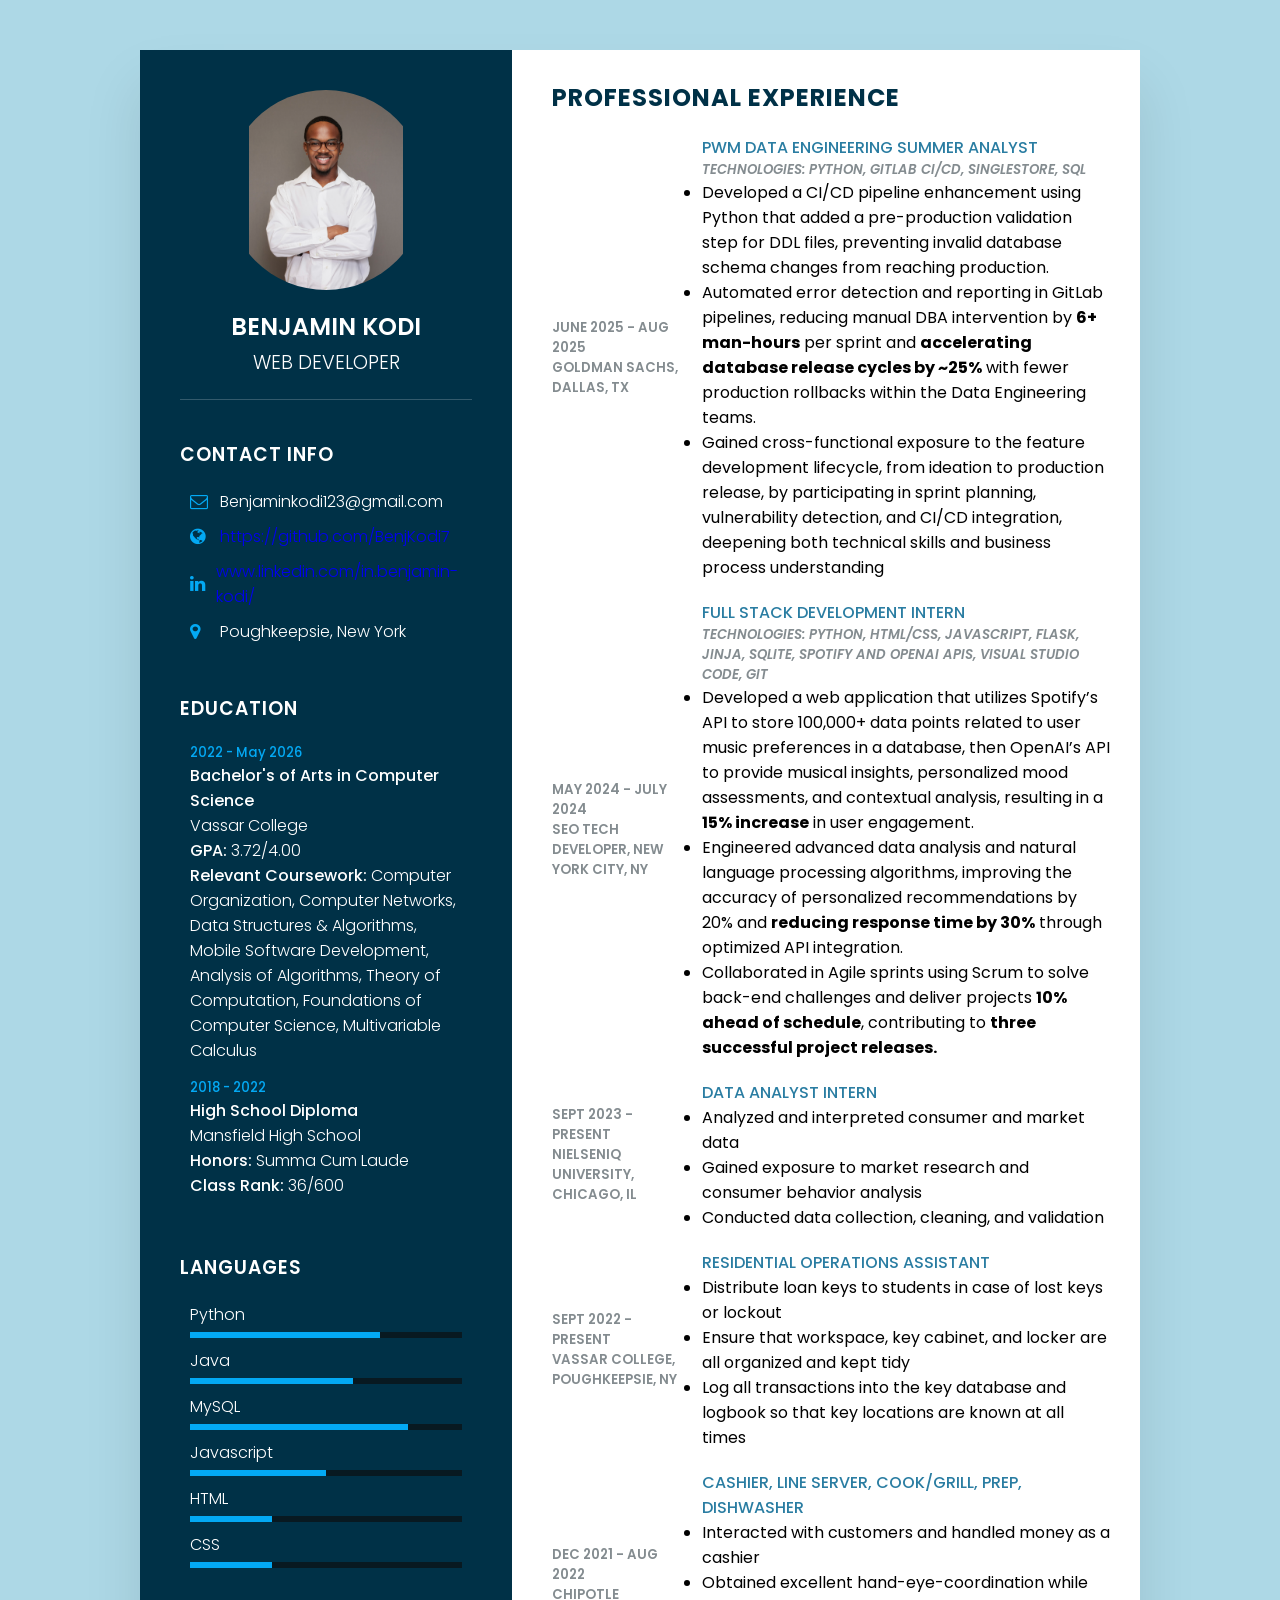
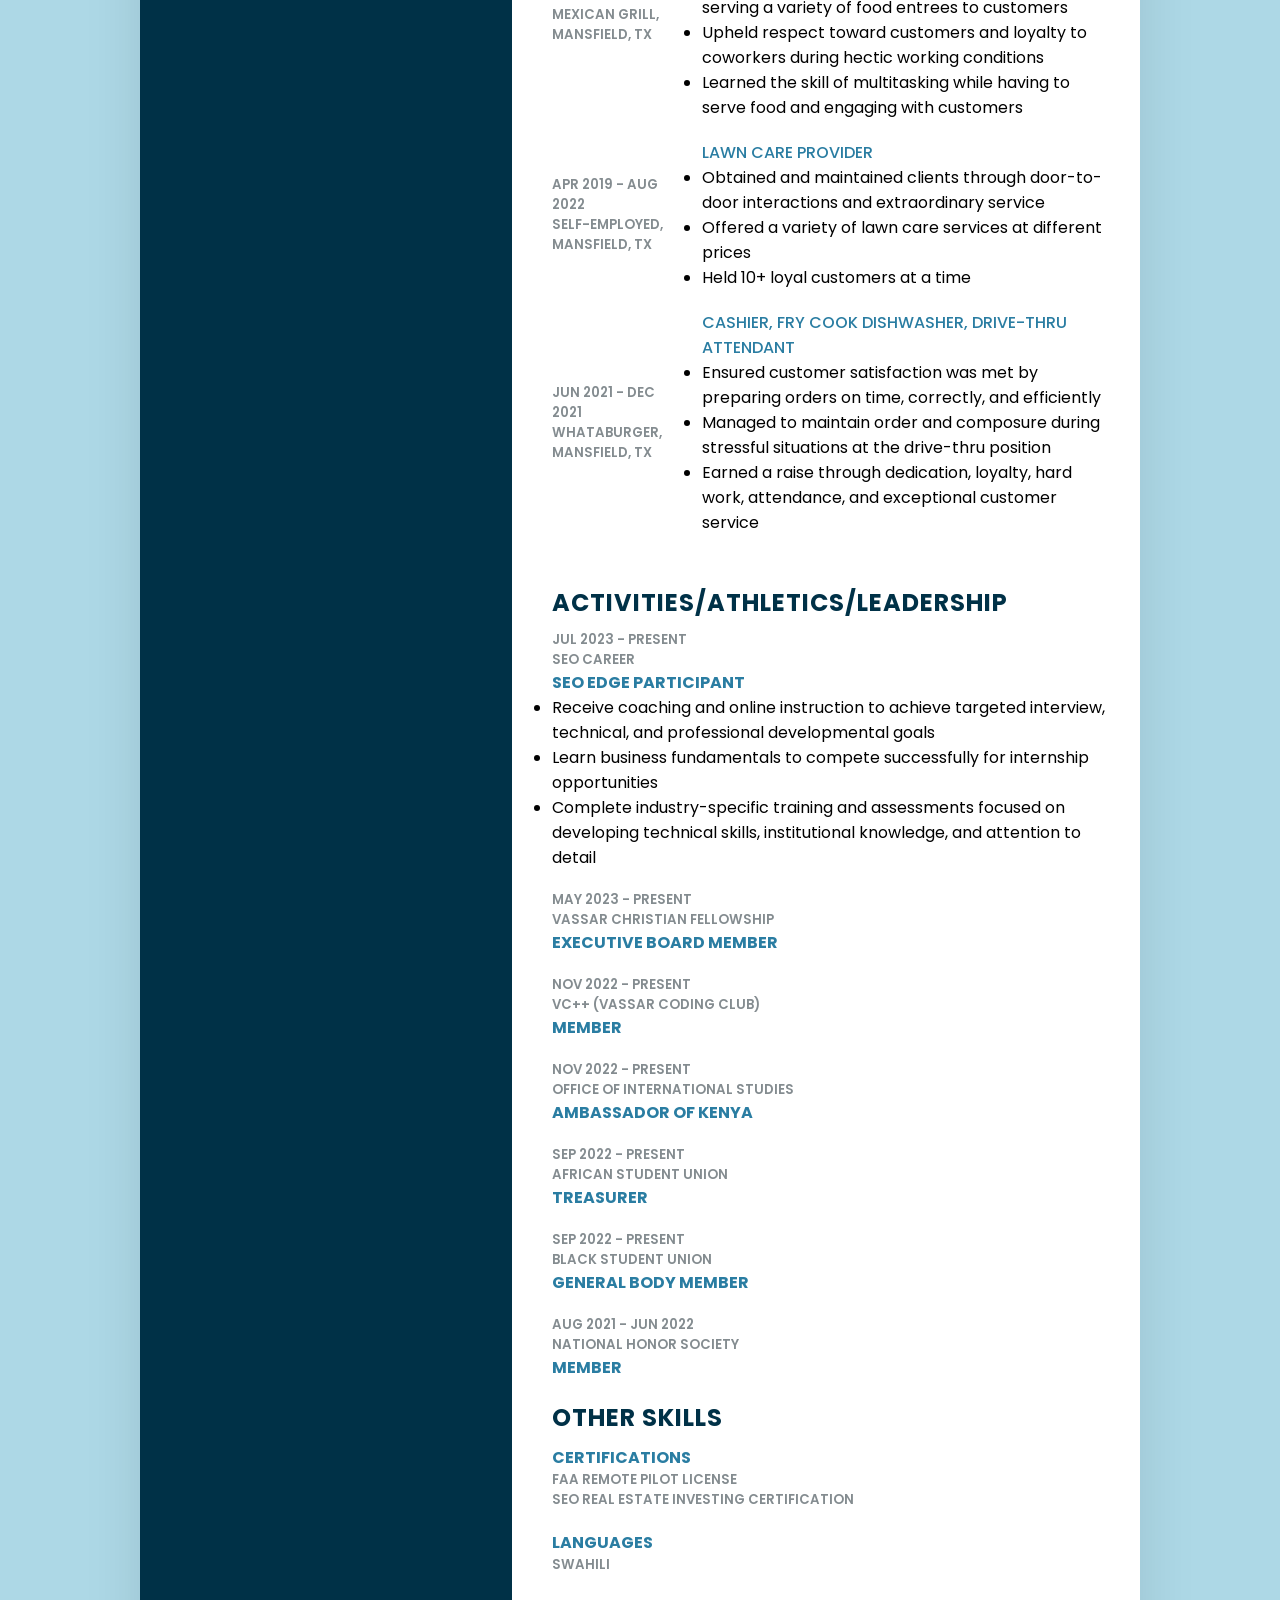
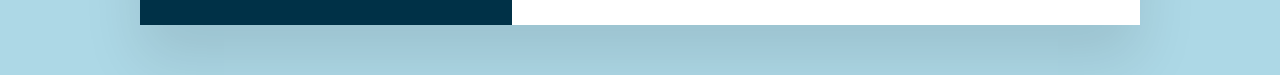
<file: index.html>
<!DOCTYPE html>
<html lang="en">
<head>
    <meta charset="UTF-8">
    <meta name="viewport" content="width=device-width, initial-scale=1.0">
    <title>Responsive CV using HTML & CSS</title>
    <link rel="stylesheet" href="https://cdnjs.cloudflare.com/ajax/libs/font-awesome/4.7.0/css/font-awesome.css" integrity="sha512-5A8nwdMOWrSz20fDsjczgUidUBR8liPYU+WymTZP1lmY9G6Oc7HlZv156XqnsgNUzTyMefFTcsFH/tnJE/+xBg==" crossorigin="anonymous" referrerpolicy="no-referrer" />
    <link rel="stylesheet" type="text/css" href="style.css">
</head>
<body>
    <div class="container">
        <div class="left_side">
            <div class="profileText">
                <div class="imgBx">
                    <img src="assets/images/BenjKodiProfPic.JPG" alt="Picture of me">
                </div>
                <h2>Benjamin Kodi<br><span>Web Developer</span></h2>
            </div>

            <div class="contactInfo info">
                <h3 class="title">Contact Info</h3>
                <ul>
                    <!-- <li>
                        <span class="icon"><i class="fa fa-phone" aria-hidden="true"></i>
                        </span>
                        <span class="text">+1 682 347 1889</span>
                    </li> -->
                    <li>
                        <span class="icon"><i class="fa fa-envelope-o" aria-hidden="true"></i>
                        </span>
                        <span class="text">Benjaminkodi123@gmail.com</span>
                    </li>
                    <li>
                        <span class="icon"><i class="fa fa-globe" aria-hidden="true"></i>
                        </span>
                        <span class="text"><a href="https://github.com/BenjKodi7" target ="_blank">https://github.com/BenjKodi7</a></span>
                    </li>
                    <li>
                        <span class="icon"><i class="fa fa-linkedin" aria-hidden="true"></i>
                        </span>
                        <span class="text"><a href="https://www.linkedin.com/in/benjamin-kodi/" target="_blank">www.linkedin.com/in.benjamin-kodi/</a></span>
                    </li>
                    <li>
                        <span class="icon"><i class="fa fa-map-marker" aria-hidden="true"></i>
                        </span>
                        <span class="text">Poughkeepsie, New York</span>
                    </li>
                </ul>
            </div>

            <div class="contactInfo education">
                <h3 class="title">Education</h3>
                <ul>
                    <li>
                        <h5>2022 - May 2026</h5>
                        <h4>Bachelor's of Arts in Computer Science</h4>
                        <h4>Vassar College</h4>
                        <h4><span>GPA:</span> 3.72/4.00</h4>
                        <h4><span>Relevant Coursework:</span> Computer Organization, Computer Networks, Data Structures & Algorithms, Mobile Software Development, Analysis of
Algorithms, Theory of Computation, Foundations of Computer Science, Multivariable Calculus</h4>
                        
                    </li>
                    <li>
                    <h5>2018 - 2022</h5>
                        <h4>High School Diploma</h4>
                        <h4>Mansfield High School</h4>
                        <h4><span>Honors:</span> Summa Cum Laude<br><span>Class Rank:</span> 36/600</h4>
                    </li>
                </ul>
            </div>

            <div class="contactInfo language">
                <h3 class="title">Languages</h3>
                <ul>
                    <li>
                        <span class="text">Python</span>
                        <span class="percent">
                            <div style="width: 70%;"></div>
                        </span>
                    </li>
                    <li>
                        <span class="text">Java</span>
                        <span class="percent">
                            <div style="width: 60%;"></div>
                        </span>
                    </li>
                    <li>
                        <span class="text">MySQL</span>
                        <span class="percent">
                            <div style="width: 80%;"></div>
                        </span>
                    </li>
                    <li>
                        <span class="text">Javascript</span>
                        <span class="percent">
                            <div style="width: 50%;"></div>
                        </span>
                    </li>
                    <li>
                        <span class="text">HTML</span>
                        <span class="percent">
                            <div style="width: 30%;"></div>
                        </span>
                    </li>
                    <li>
                        <span class="text">CSS</span>
                        <span class="percent">
                            <div style="width: 30%;"></div>
                        </span>
                    </li>
                </ul>
            </div>
        </div>
        <div class="right_side">
                <div class="about skills">
                    <h2 class="title2">Professional Experience</h2>
                    <div class="box">
                        <div class="year_company">
                            <h5>June 2025 - Aug 2025</h5>
                            <h5>Goldman Sachs, Dallas, TX</h5>
                        </div>
                        <div class="text">
                            <h4>PWM Data Engineering Summer Analyst</h4>
                            <div class="technologies">
                                <h5><i>Technologies: Python, GitLab CI/CD, SingleStore, SQL</i> </h5>
                            </div>
                            <ul>
                                <li>Developed a CI/CD pipeline enhancement using Python that added a pre-production validation step for DDL files, preventing invalid database schema changes from reaching production.</li>
                                <li>Automated error detection and reporting in GitLab pipelines, reducing manual DBA intervention by <strong>6+ man-hours</strong> per sprint and <strong>accelerating database release cycles by ~25%</strong> with fewer production rollbacks within the Data Engineering teams.</li>
                                <li>Gained cross-functional exposure to the feature development lifecycle, from ideation to production release, by participating in sprint planning, vulnerability detection, and CI/CD integration, deepening both technical skills and business process understanding</li>
                            </ul>
                        </div>
                    </div>

                    <div class="box">
                        <div class="year_company">
                            <h5>May 2024 - July 2024</h5>
                            <h5>SEO Tech Developer, New York City, NY</h5>
                        </div>
                        <div class="text">
                            <h4>Full Stack Development Intern</h4>
                            <div class="technologies">
                                <h5><i>Technologies: Python, HTML/CSS, JavaScript, Flask, Jinja, SQLite, Spotify and OpenAI APIs, Visual Studio Code, Git</i> </h5>
                            </div>
                            <ul>
                                <li>Developed a web application that utilizes Spotify’s API to store 100,000+ data points related to user music preferences in a database, then OpenAI’s API to provide musical insights, personalized mood assessments, and contextual analysis, resulting in a <strong>15% increase</strong> in user engagement.</li>
                                <li>Engineered advanced data analysis and natural language processing algorithms, improving the accuracy of personalized recommendations by 20% and <strong>reducing response time by 30%</strong> through optimized API integration.</li>
                                <li>Collaborated in Agile sprints using Scrum to solve back-end challenges and deliver projects <strong>10% ahead of schedule</strong>, contributing to <strong>three successful project releases.</strong></li>
                            </ul>
                        </div>
                    </div>

                    <div class="box">
                        <div class="year_company">
                            <h5>Sept 2023 - Present</h5>
                            <h5>NielsenIQ University, Chicago, IL</h5>
                        </div>
                        <div class="text">
                            <h4>Data Analyst Intern</h4>
                            <ul>
                                <li>Analyzed and interpreted consumer and market data</li>
                                <li>Gained exposure to market research and consumer behavior analysis</li>
                                <li>Conducted data collection, cleaning, and validation</li>
                            </ul>
                        </div>
                    </div>
                    <div class="box">
                        <div class="year_company">
                            <h5>Sept 2022 - Present</h5>
                            <h5>Vassar College, Poughkeepsie, NY</h5>
                        </div>
                        <div class="text">
                            <h4>Residential Operations Assistant</h4>
                            <ul>
                                <li>Distribute loan keys to students in case of lost keys or lockout</li>
                                <li>Ensure that workspace, key cabinet, and locker are all organized and kept tidy</li>
                                <li>Log all transactions into the key database and logbook so that key locations are known at all times</li>
                            </ul>
                        </div>
                    </div>
                    <div class="box">
                        <div class="year_company">
                            <h5>Dec 2021 - Aug 2022</h5>
                            <h5>Chipotle Mexican Grill, Mansfield, TX</h5>
                        </div>
                        <div class="text">
                            <h4>Cashier, Line Server, Cook/Grill, Prep, Dishwasher</h4>
                            <ul>
                                <li>Interacted with customers and handled money as a cashier</li>
                                <li>Obtained excellent hand-eye-coordination while serving a variety of food entrees to customers</li>
                                <li>Upheld respect toward customers and loyalty to coworkers during hectic working conditions</li>
                                <li>Learned the skill of multitasking while having to serve food and engaging with customers</li>
                            </ul>
                        </div>
                    </div>
                    <div class="box">
                        <div class="year_company">
                            <h5>Apr 2019 - Aug 2022</h5>
                            <h5>Self-Employed, Mansfield, TX</h5>
                        </div>
                        <div class="text">
                            <h4>Lawn Care Provider</h4>
                            <ul>
                                <li>Obtained and maintained clients through door-to-door interactions and extraordinary service</li>
                                <li>Offered a variety of lawn care services at different prices</li>
                                <li>Held 10+ loyal customers at a time</li>
                            </ul>
                        </div>
                    </div>
                    <div class="box">
                        <div class="year_company">
                            <h5>Jun 2021 - Dec 2021</h5>
                            <h5>Whataburger, Mansfield, TX</h5>
                        </div>
                        <div class="text">
                            <h4>Cashier, Fry Cook Dishwasher, Drive-thru Attendant</h4>
                            <ul>
                                <li>Ensured customer satisfaction was met by preparing orders on time, correctly, and efficiently</li>
                                <li>Managed to maintain order and composure during stressful situations at the drive-thru position</li>
                                <li>Earned a raise through dedication, loyalty, hard work, attendance, and exceptional customer service</li>
                            </ul>
                        </div>
                    </div>
                </div>
                <div class="about">
                    <h2 class="title2">Activities/Athletics/Leadership</h2>
                    <div class="box">
                        <div class="year_company seo">
                            <h5>Jul 2023 - Present</h5>
                            <h5>SEO Career</h5>
                        </div>
                        <div class="text">
                            <h4>SEO EDGE Participant</h4>
                            <ul>
                                <li>Receive coaching and online instruction to achieve targeted interview, technical, and professional developmental goals</li>
                                <li>Learn business fundamentals to compete successfully for internship opportunities</li>
                                <li>Complete industry-specific training and assessments focused on developing technical skills, institutional knowledge,
                                    and attention to detail</li>
                            </ul>
                        </div>
                    </div>
    
                    <div class="activities">
                        <div class="box">
                            <div class="year_company">
                                <h5>May 2023 - Present</h5>
                                <h5>Vassar Christian Fellowship</h5>
                            </div>
                            <div class="text">
                                <h4>Executive Board Member</h4>
                            </div>
                        </div>
                        <div class="box">
                            <div class="year_company">
                                <h5>Nov 2022 - Present</h5>
                                <h5>VC++ (Vassar Coding Club)</h5>
                            </div>
                            <div class="text">
                                <h4>Member</h4>
                            </div>
                        </div>
                        <div class="box">
                            <div class="year_company">
                                <h5>Nov 2022 - Present</h5>
                                <h5>Office of International Studies</h5>
                            </div>
                            <div class="text">
                                <h4>Ambassador of Kenya</h4>
                            </div>
                        </div>
                        <div class="box">
                            <div class="year_company">
                                <h5>Sep 2022 - Present</h5>
                                <h5>African Student Union</h5>
                            </div>
                            <div class="text">
                                <h4>Treasurer</h4>
                            </div>
                        </div>
                        <div class="box">
                            <div class="year_company">
                                <h5>Sep 2022 - Present</h5>
                                <h5>Black Student Union</h5>
                            </div>
                            <div class="text">
                                <h4>General Body Member</h4>
                            </div>
                        </div>
                        <div class="box">
                            <div class="year_company">
                                <h5>Aug 2021 - Jun 2022</h5>
                                <h5>National Honor Society</h5>
                            </div>
                            <div class="text">
                                <h4>Member</h4>
                            </div>
                        </div>
                    </div>
                <div class="about interest">
                    <h2 class="title2">Other Skills</h2>
                    <div class="box certifications">
                        <div class="text">
                            <h4>Certifications</h4>
                        </div>
                        <div class="year_company">
                            <h5>FAA Remote Pilot License</h5>
                            <h5>SEO Real Estate Investing Certification</h5>
                     </div>
                </div>
                <div class="box language">
                    <div class="text">
                        <h4>Languages</h4>
                    </div>
                    <div class="year_company">
                        <h5>Swahili</h5>
                    </div>
                </div>
            </div>

        </div>
    </div>
</div>
    
</body>
</html>
</file>
<file: style.css>
@import url('https://fonts.googleapis.com/css?family=Poppins:200,300,400,500,600,700,800,900&display=swap');

* {
    margin: 0;
    padding: 0;
    box-sizing: border-box;
    font-family: 'Poppins', sans-serif;
}

body {
    background: lightblue;
    display: flex;
    justify-content: center;
    align-items: center;
    min-height: 100vh;
}

.container {gap: 10px;
    position: relative;
    width: 100%;
    max-width: 1000px;
    min-height: 1000px;
    background: #fff;
    margin: 50px;
    display: grid;
    grid-template-columns: 1fr 2fr;
    box-shadow: 0 35px 55px rgba(0,0,0,0.1);
}

.container .left_side {
    position: relative;
    background: #003147;
    padding: 40px;
}

.profileText {
    position: relative;
    display: flex;
    flex-direction: column;
    align-items: center;
    padding-bottom: 20px;
    border-bottom: 1px solid rgba(255, 255, 255, 0.2);

}

.profileText .imgBx {
    position: relative;
    width: 200px;
    height: 200px;
    border-radius: 50%;
    overflow: hidden;
    display: flex;
    justify-content: center;

}

.profileText.imgBx img {
    position: absolute;
    top: 0;
    left: 0;
    width: 100%;
    height: 100%;
    object-fit: cover;
}

.profileText h2 {
    color: #fff;
    font-size: 1.5em;
    margin-top: 20px;
    text-transform: uppercase;
    text-align: center;
    font-weight: 600;
    line-height: 1.4em;
}

.profileText h2 span {
    font-size: 0.8em;
    font-weight: 300;
}

.contactInfo {
    padding-top: 40px;
}

.title {
    color: #fff;
    text-transform: uppercase;
    font-weight: 600;
    letter-spacing: 1px;
    margin-bottom: 20px;
}

.contactInfo ul {
    position: relative;
    /* padding: 10px; */

}
.contactInfo ul li {
    list-style: none;
    position: relative;
    margin: 10px 10px;    
}

.contactInfo.info ul li {
    display: flex;
}

.contactInfo ul li a:visited {
    text-decoration: none;
    color: #fff;
}

.contactInfo ul li a:hover {
    color:#848c90
}

.contactInfo ul li a {
    text-decoration: none;
}

.contactInfo ul li .icon {
    display: flex;
    width: 30px;
    font-size: 18px;
    color: #03a9f4;
    align-items: center;
}

.contactInfo ul li span {
    color: #fff;
    font-weight: 300;
}

.contactInfo.education li {
    margin-bottom: 15px;
}

.contactInfo.education h5{
    color: #03a9f4;
    font-weight: 500;
}

.contactInfo.education h4:nth-child(2) {
    color: #fff;
    font-weight: 500;
}

.contactInfo.education h4 span {
    color: #fff;
    font-weight: 500;
}

.contactInfo.education h4 {
    color: #fff;
    font-weight: 300;
}

.contactInfo.language .percent {
    position: relative;
    width: 100%;
    height: 6px;
    background: #081921;
    display: block;
    margin-top: 5px;
}

.contactInfo.language .percent div {
    position: absolute;
    top: 0; 
    left: 0;
    height: 100%;
    background: #03a9f4;
}


.container .right_side {
    position: relative;
    background: #fff;
    padding: 30px;
}

.about {
    margin-bottom: 50px;
}

.about:last-child {
    margin-bottom: 0;
}

.title2 {
    color: #003147;
    text-transform: uppercase;
    letter-spacing: 1px;
    margin-bottom: 10px;
}

p {
    color: #333;
}

/* .about .box {
    display: flex;
    flex-direction: row;
    margin: 20px 0;
} */

.about .box .year_company {
    min-width: 150px;
    
}

.about .box .year_company h5 {
    text-transform: uppercase;
    color: #848c90;
    font-weight: 600;

}

.about .box .technologies h5 {
    text-transform: uppercase;
    color: #848c90;
    font-weight: 600;

}



.about .box.certification {
    margin: 20px 0;
}

.about .box.language{
    margin: 20px 0;
}

.about .activities .box {
    margin: 20px 0;
}


.about.skills .year_company {
    padding-right: 20px;
}

.year_company.seo {
    padding-right: 20px;

}

.about .box .text h4 {
    text-transform: uppercase;
    color: #2a7da2;
    font-size: 16px;
}

.skills .box {
    position: relative;
    width: 100%;
    display: grid;
    grid-template-columns: 150px 1fr;
    justify-content: center;
    align-items: center;
    margin: 20px 0;
}

.skills .box h4 {
    text-transform: uppercase;
    color: #848c99;
    font-weight: 500;

}

.skills .box .percent {
    position: relative;
    width: 100%;
    height: 10px;
    background: #f0f0f0;
}

.skills .box .percent div {
    position: absolute;
    top: 0;
    left: 0;
    height: 100%;
    background: #03a9f4;
}

.interest ul {
    display: grid;
    grid-template-columns: repeat(4,1fr);
}

.interest ul li {
    list-style: none;
    color: #333;
    font-weight: 500;
    margin: 10px 0
    
}

.interest ul li .fa {
    color: #03a9f4;
    font-size: 18px;
    margin-right: 8px;
    
}

.about .box.language .text {
    display: flex;
    flex-direction: column;
}

@media (max-width: 1000px){
    .container {
        margin: 10px;
        grid-template-columns: repeat(1,1fr);
    }
    .interest ul {
        grid-template-columns: repeat(2,1fr);
    }
}

@media (max-width: 1000px){
    .about .box{
    flex-direction: column;
    }
    .about .box .year_company {
        min-width: 150px;
        margin-bottom: 5px;
    }
    .interest ul {
        grid-template-columns: repeat(1,1fr);
    }
    .skills .box {
        grid-template-columns: repeat(1,1fr);
    }
}
</file>
